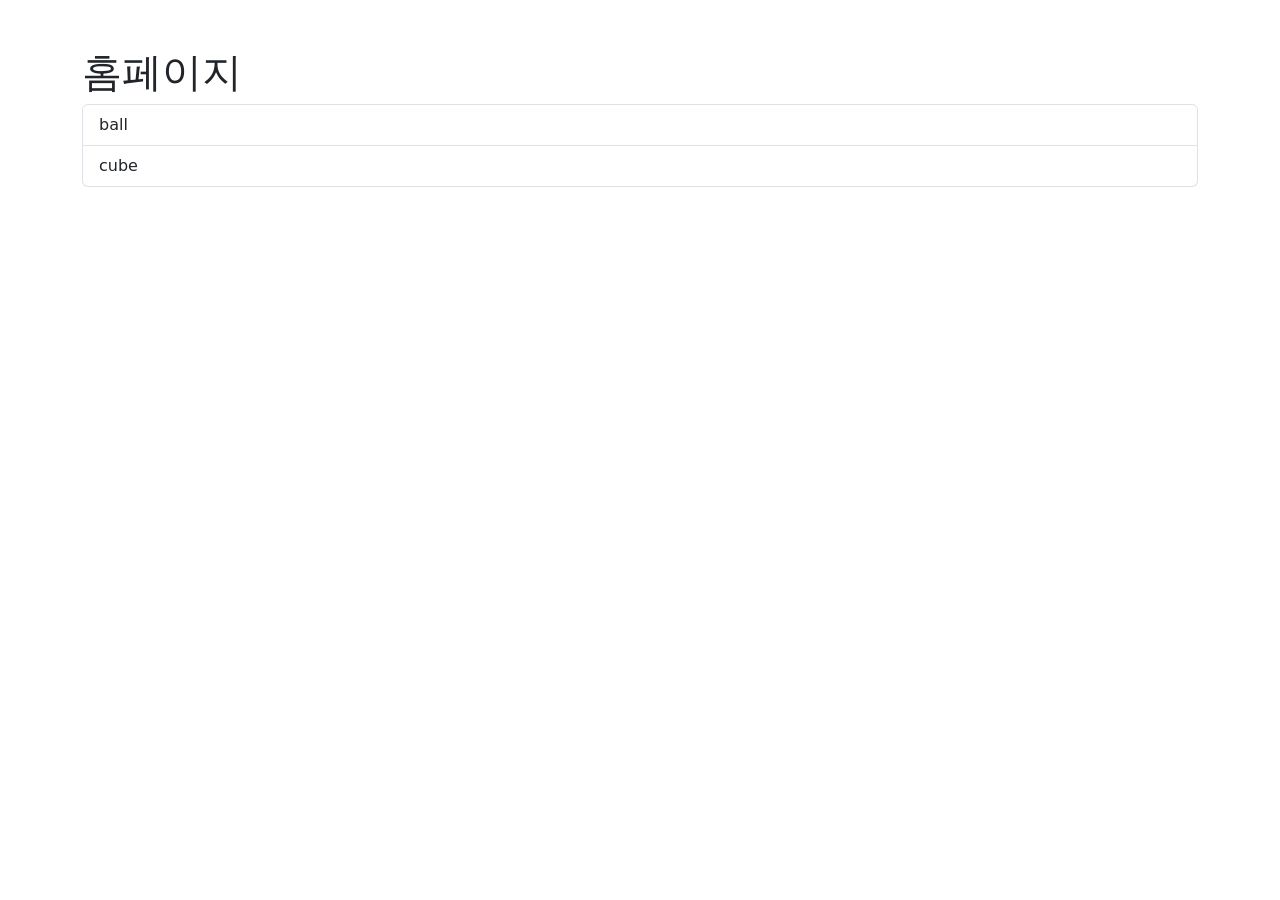
<file: index.html>
<!DOCTYPE html>
<html lang="ko">
<head>
    <meta charset="UTF-8">
    <title>메인 페이지</title>

    <link href="https://cdn.jsdelivr.net/npm/bootstrap@5.3.8/dist/css/bootstrap.min.css"
          rel="stylesheet">
</head>
<body>

<div class="container mt-5">

    <h1>홈페이지</h1>

    <div class="list-group">
        <a href="https://foxfoxorfox.github.io/page/toss" class="list-group-item list-group-item-action">
            ball
        </a>
        <a href="https://foxfoxorfox.github.io/page/cube" class="list-group-item list-group-item-action">
            cube
        </a>
    </div>

</div>

</body>
</html>
</file>
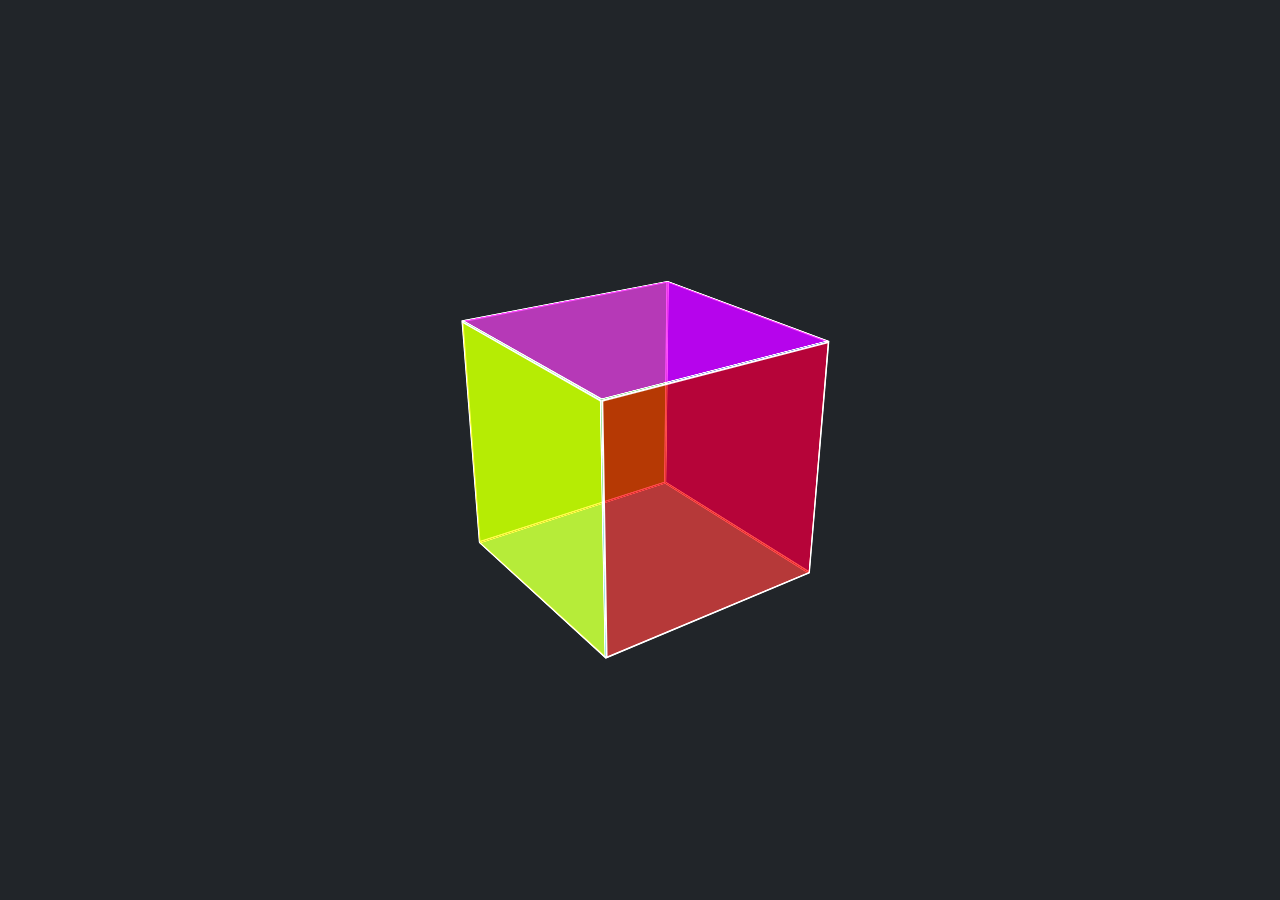
<file: cube/index.html>
<!DOCTYPE html>
<html lang="ko">
<head>
    <meta charset="UTF-8">
    <meta name="viewport" content="width=device-width, initial-scale=1">

    <title>3D Cube</title>

    <!-- Bootstrap -->
    <link href="https://cdn.jsdelivr.net/npm/bootstrap@5.3.8/dist/css/bootstrap.min.css" rel="stylesheet">

    <!-- Custom CSS -->
    <link rel="stylesheet" href="index.css">
</head>
<body>

<div class="container-fluid vh-100 d-flex justify-content-center align-items-center bg-dark">

    <div class="scene">
        <div class="cube" id="cube">

            <div class="face front"></div>
            <div class="face back"></div>

            <div class="face right"></div>
            <div class="face left"></div>

            <div class="face top"></div>
            <div class="face bottom"></div>

        </div>
    </div>

</div>

<script src="index.js"></script>
</body>
</html>
</file>
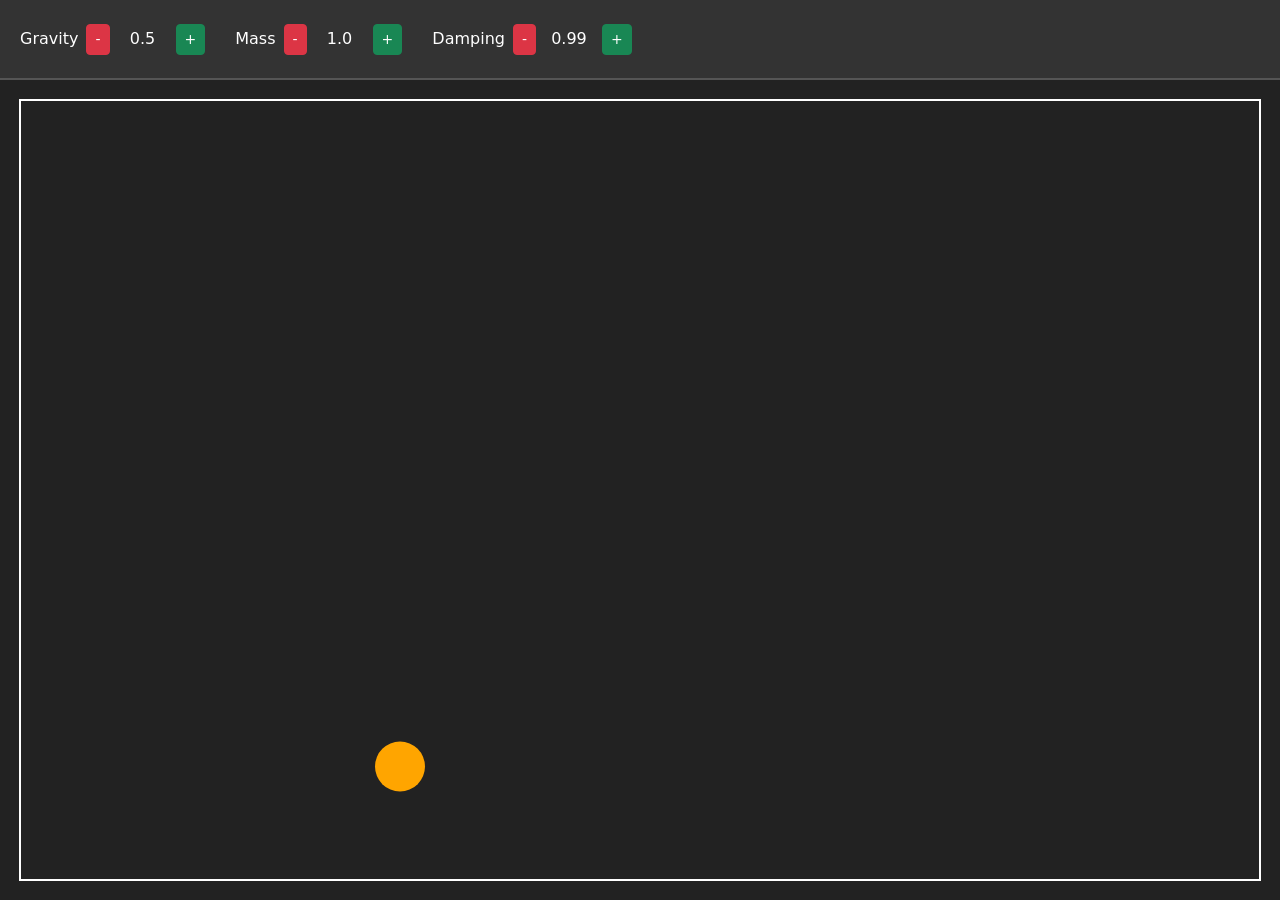
<file: toss/index.html>
<!DOCTYPE html>
<html>
<head>
    <meta charset="UTF-8">
    <title>Physics Simulator</title>

    <link
        href="https://cdn.jsdelivr.net/npm/bootstrap@5.3.8/dist/css/bootstrap.min.css"
        rel="stylesheet"
    >

    <style>

        body {
            margin: 0;
            overflow: hidden;
            background: #222;
        }

        canvas {
            display: block;
        }

        #controls {

            position: absolute;

            top: 0;
            left: 0;

            width: 100%;
            height: 80px;

            background: #333;

            color: white;

            display: flex;
            align-items: center;
            gap: 30px;

            padding: 0 20px;

            z-index: 10;

            border-bottom: 2px solid #555;
        }

        .control-group {

            display: flex;
            align-items: center;
            gap: 8px;
        }

        .value {

            width: 50px;
            text-align: center;
        }

    </style>

</head>

<body>

<div id="controls">

    <div class="control-group">

        <span>Gravity</span>

        <button id="gMinus" class="btn btn-sm btn-danger">-</button>

        <span id="gValue" class="value">0.5</span>

        <button id="gPlus" class="btn btn-sm btn-success">+</button>

    </div>

    <div class="control-group">

        <span>Mass</span>

        <button id="mMinus" class="btn btn-sm btn-danger">-</button>

        <span id="mValue" class="value">1.0</span>

        <button id="mPlus" class="btn btn-sm btn-success">+</button>

    </div>

    <div class="control-group">

        <span>Damping</span>

        <button id="dMinus" class="btn btn-sm btn-danger">-</button>

        <span id="dValue" class="value">0.99</span>

        <button id="dPlus" class="btn btn-sm btn-success">+</button>

    </div>

</div>

<canvas id="canvas"></canvas>

<script src="./index.js"></script>

</body>
</html>
</file>
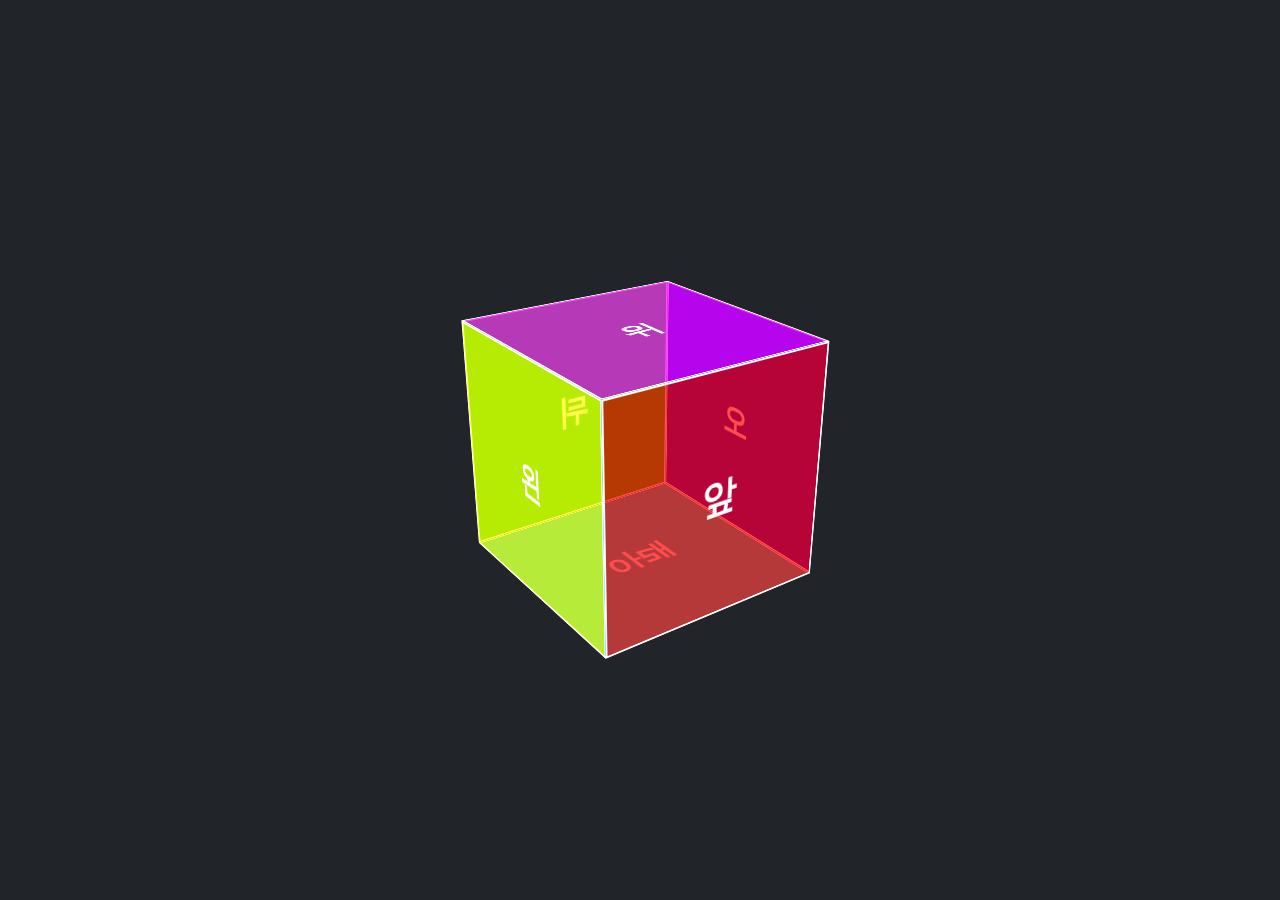
<file: subp/subp.html>
<!DOCTYPE html>
<html lang="ko">
<head>
    <meta charset="UTF-8">
    <meta name="viewport" content="width=device-width, initial-scale=1">

    <title>3D Cube</title>

    <!-- Bootstrap -->
    <link href="https://cdn.jsdelivr.net/npm/bootstrap@5.3.8/dist/css/bootstrap.min.css" rel="stylesheet">

    <!-- Custom CSS -->
    <link rel="stylesheet" href="subp.css">
</head>
<body>

<div class="container-fluid vh-100 d-flex justify-content-center align-items-center bg-dark">

    <div class="scene">
        <div class="cube" id="cube">

            <div class="face front">앞</div>
            <div class="face back">뒤</div>

            <div class="face right">오</div>
            <div class="face left">왼</div>

            <div class="face top">위</div>
            <div class="face bottom">아래</div>

        </div>
    </div>

</div>

<script src="subp.js"></script>
</body>
</html>
</file>
<file: cube/index.css>
.scene {
    width: 250px;
    height: 250px;
    perspective: 1000px;
}

.cube {
    width: 100%;
    height: 100%;
    position: relative;

    transform-style: preserve-3d;
    cursor: grab;
}

.face {
    position: absolute;

    width: 250px;
    height: 250px;

    border: 2px solid white;

    display: flex;
    justify-content: center;
    align-items: center;

    font-size: 40px;
    font-weight: bold;
    color: white;

    box-sizing: border-box;
}

.front {
    background: rgba(255, 0, 0, 0.7);
    transform: translateZ(125px);
}

.back {
    background: rgba(0, 255, 0, 0.7);
    transform: rotateY(180deg) translateZ(125px);
}

.right {
    background: rgba(0, 0, 255, 0.7);
    transform: rotateY(90deg) translateZ(125px);
}

.left {
    background: rgba(255, 255, 0, 0.7);
    transform: rotateY(-90deg) translateZ(125px);
}

.top {
    background: rgba(255, 0, 255, 0.7);
    transform: rotateX(90deg) translateZ(125px);
}

.bottom {
    background: rgba(0, 255, 255, 0.7);
    transform: rotateX(-90deg) translateZ(125px);
}
</file>
<file: subp/subp.css>
.scene {
    width: 250px;
    height: 250px;
    perspective: 1000px;
}

.cube {
    width: 100%;
    height: 100%;
    position: relative;

    transform-style: preserve-3d;
    cursor: grab;
}

.face {
    position: absolute;

    width: 250px;
    height: 250px;

    border: 2px solid white;

    display: flex;
    justify-content: center;
    align-items: center;

    font-size: 40px;
    font-weight: bold;
    color: white;

    box-sizing: border-box;
}

.front {
    background: rgba(255, 0, 0, 0.7);
    transform: translateZ(125px);
}

.back {
    background: rgba(0, 255, 0, 0.7);
    transform: rotateY(180deg) translateZ(125px);
}

.right {
    background: rgba(0, 0, 255, 0.7);
    transform: rotateY(90deg) translateZ(125px);
}

.left {
    background: rgba(255, 255, 0, 0.7);
    transform: rotateY(-90deg) translateZ(125px);
}

.top {
    background: rgba(255, 0, 255, 0.7);
    transform: rotateX(90deg) translateZ(125px);
}

.bottom {
    background: rgba(0, 255, 255, 0.7);
    transform: rotateX(-90deg) translateZ(125px);
}
</file>
